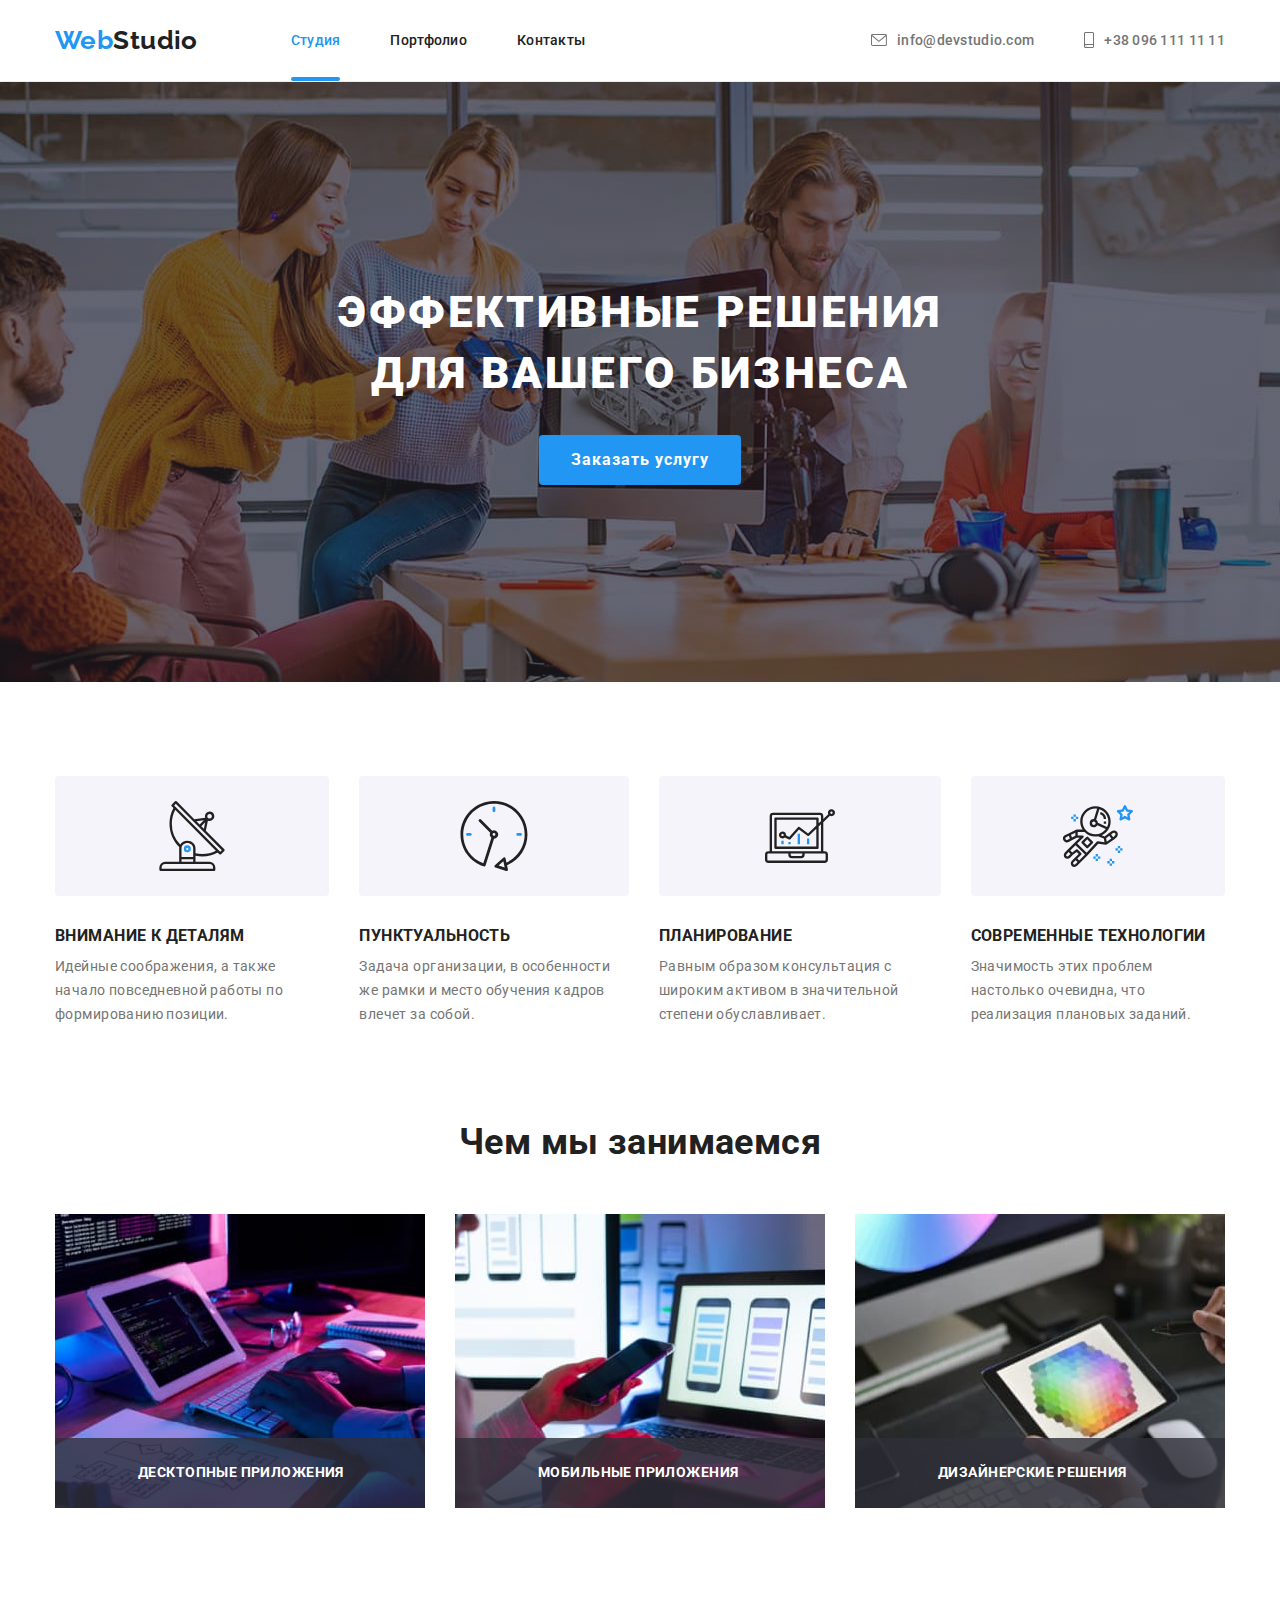
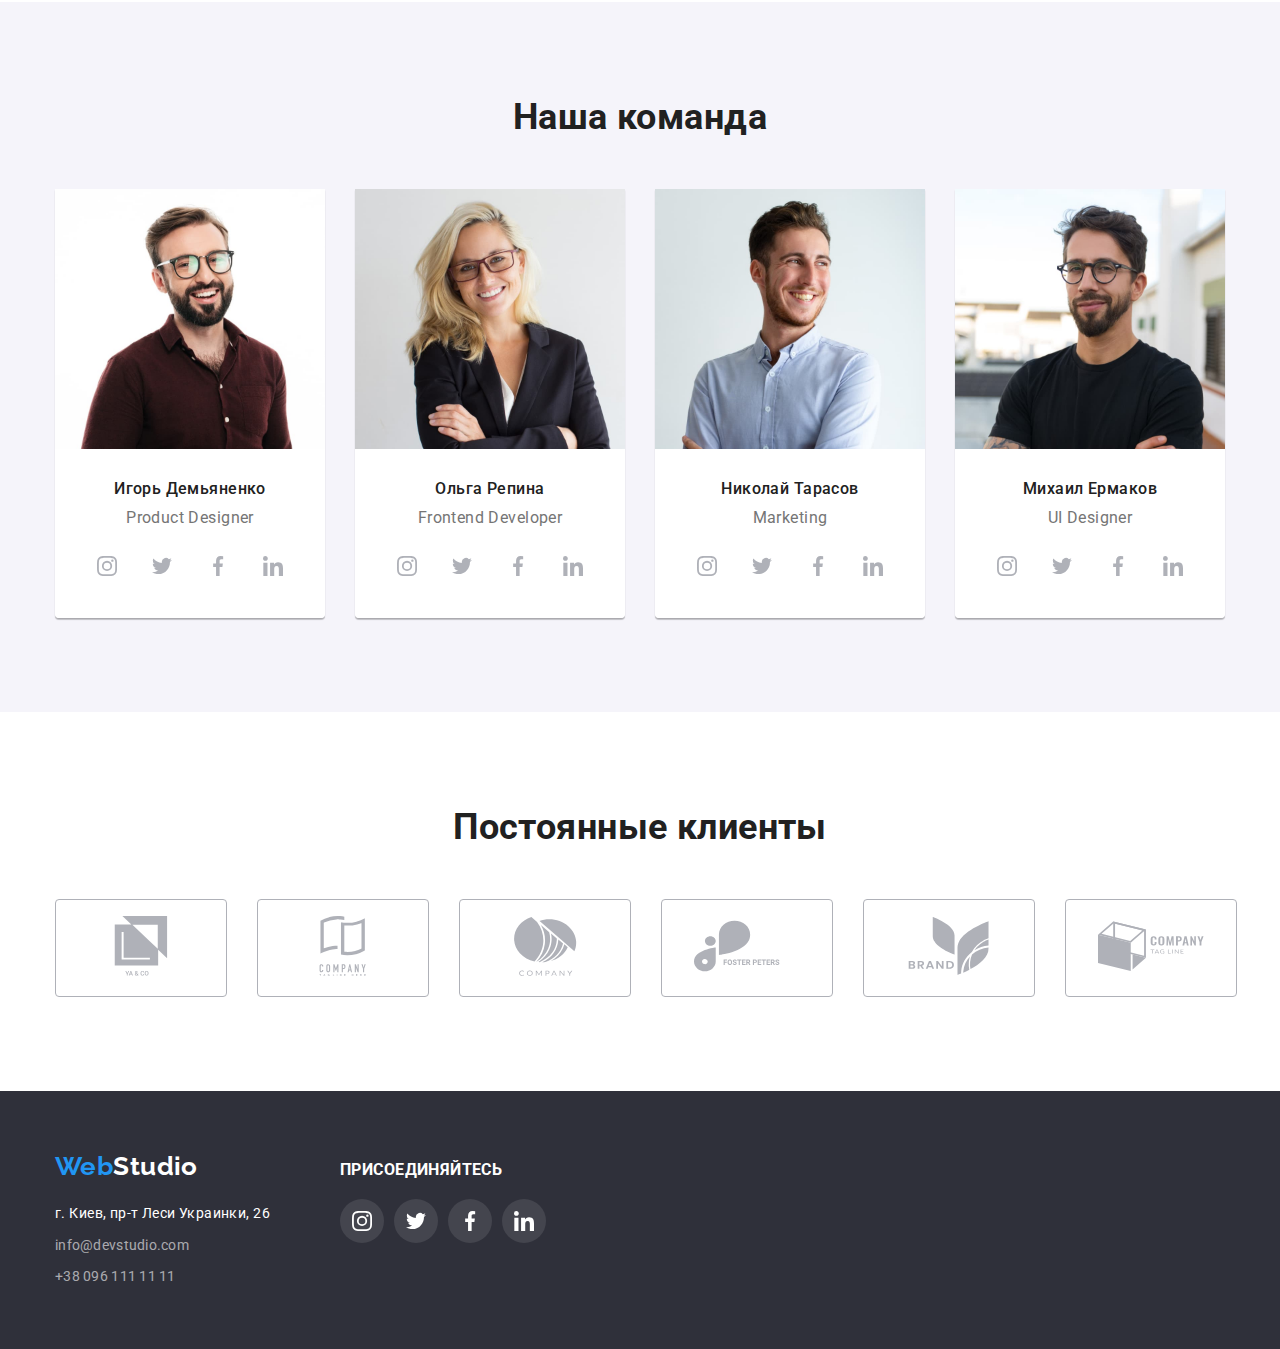
<file: index.html>
<!DOCTYPE html>
<html lang="ru">
<head>
    <meta charset="UTF-8">
    <meta http-equiv="X-UA-Compatible" content="IE=edge">
    <meta name="description" content="Услуги по разработке веб-дизайна для Вашего бизнеса"/>
    <meta name="viewport" content="width=device-width, initial-scale=1.0">
    <title>Студия</title>
    <link href="https://fonts.googleapis.com/css2?family=Raleway:wght@700&family=Roboto:wght@400;500;700;900&display=swap" rel="stylesheet">
    <link rel="stylesheet" href="https://cdnjs.cloudflare.com/ajax/libs/modern-normalize/1.1.0/modern-normalize.min.css">
    <link rel="stylesheet" href="./css/styles.css">
</head>
<body>
    <!-- Разметка модального окна -->
    <div class="backdrop is-hidden" data-modal>
        <div class="modal">
            <button class="btn-modal-close" data-modal-close>
                <svg class="close-icon" width="18" height="18">
                    <use href="./images/icons.svg#icon-close">
                    </use>
                </svg>
            </button>
        </div>
    </div>
    <!-- Разметка Header -->
    <header class="header">
        <div class="container  container-flex">
            <a href="./index.html" class="company-name"><span class="company-name-accent">Web</span>Studio</a>
            <nav class="site-nav">
                <ul class="nav-list">
                    <li class="nav-list-item"><a href="./index.html" class="nav-link current">Студия</a></li>
                    <li class="nav-list-item"><a href="./portfolio.html" class="nav-link portfolio">Портфолио</a></li>
                    <li class="nav-list-item"><a href="" class="nav-link contacts">Контакты</a></li>
                </ul>
            </nav>
            <ul class="contacts-list">
                <li class="contacts-list-item" aria-label="Написать на почту">
                    <a href="mailto:info@devstudio.com" class="contacts-link mail">
                        <svg class="contacts-icon" width="16" height="12">
                            <use href="./images/icons.svg#icon-envelope">
                            </use>
                        </svg>
                    info@devstudio.com
                    </a>
                </li>
                <li class="contacts-list-item" aria-label="Позвонить по телефону"><a href="tel:+380961111111" class="contacts-link tel">
                        <svg class="contacts-icon" width="10" height="16">
                            <use href="./images/icons.svg#icon-smartphone">
                            </use>
                        </svg>
                    +38 096 111 11 11
                    </a>
                </li>
            </ul>
        </div>
    </header>
    <!-- Разметка Main -->
    <main>
        <!-- Разметка блока-героя либо баннера -->
        <section class="hero">
            <h1 class="hero-title">Эффективные решения<br/> для вашего бизнеса</h1>
            <button data-modal-open type="button" class="button-primary">Заказать услугу</button>
        </section>
        <!-- Разметка секции "Особенности" -->
        <section class="section">
            <div class="container">
                <!-- <h2>Особенности</h2> -->
                <ul class="features-list">
                    <li class="features-list-item">
                        <div class="thumb">
                            <svg class="features-icon" width="70" height="70">
                                <use href="./images/icons.svg#icon-antenna">
                                </use>
                            </svg>
                        </div>
                        <h3 class="features-title">Внимание к деталям</h3>
                        <p class="features-text">Идейные соображения, а также начало повседневной работы по формированию позиции.</p>
                    </li>
                    <li class="features-list-item">
                        <div class="thumb">
                            <svg class="features-icon" width="70" height="70">
                                <use href="./images/icons.svg#icon-clock">
                                </use>
                            </svg>
                        </div>
                        <h3 class="features-title">Пунктуальность</h3>
                        <p class="features-text">Задача организации, в особенности же рамки и место обучения кадров влечет за собой.</p>
                    </li>
                    <li class="features-list-item">
                        <div class="thumb">
                            <svg class="features-icon" width="70" height="70">
                                <use href="./images/icons.svg#icon-diagram">
                                </use>
                            </svg>
                        </div>
                        <h3 class="features-title">Планирование</h3>
                        <p class="features-text">Равным образом консультация с широким активом в значительной степени обуславливает.</p>
                    </li>
                    <li class="features-list-item">
                        <div class="thumb">
                            <svg class="features-icon" width="70" height="70">
                                <use href="./images/icons.svg#icon-astronaut">
                                </use>
                            </svg>
                        </div>
                        <h3 class="features-title">Современные технологии</h3>
                        <p class="features-text">Значимость этих проблем настолько очевидна, что реализация плановых заданий.</p>
                    </li>
                </ul>
            </div>
        </section>
        <!-- Разметка секции "Чем мы занимаемся" -->
        <section class="section section-services">
            <div class="container">
                <h2 class="services-title">Чем мы занимаемся</h2>
                    <ul class="services-list">
                        <li class="services-list-item"><img src="./images/img1.jpg" alt="Делаем HTML-разметку страницы" width="370">
                            <h3 class="services-description">Десктопные приложения</h3>
                        </li>
                        <li class="services-list-item"><img src="./images/img2.jpg" alt="Оптимизируем сайт под работу на телефонах и компьютерах" width="370">
                            <h3 class="services-description">Мобильные приложения</h3>
                        </li>
                        <li class="services-list-item"><img src="./images/img3.jpg" alt="Делаем веб-дизайн страницы" width="370">
                            <h3 class="services-description">Дизайнерские решения</h3>
                        </li>
                    </ul>
            </div>
        </section>
        <!-- Разметка секции "Наша команда" --> 
        <section class="section team">
            <div class="container">
                <h2 class="team-title">Наша команда</h2>
                    <ul class="team-list">
                        <li class="team-list-item">
                            <img src="./images/img4.jpg" alt="Игорь Демьяненко" width="270">
                            <div class="card-container">
                                <h3 class="team-list-title">Игорь Демьяненко</h3>
                                <p class="team-list-description">Product Designer</p>
                                <ul class="team-social-list">
                                    <li>
                                        <a href="https://www.instagram.com/" class="social-link" aria-label="Instagram">
                                            <svg class="social-link-icon" width="20" height="20">
                                                <use href="./images/icons.svg#icon-instagram">
                                                </use>
                                            </svg>
                                            <!-- Instagram -->
                                        </a>
                                    </li>
                                    <li>
                                        <a href="https://www.twitter.com/" class="social-link" aria-label="Twitter">
                                            <svg class="social-link-icon" width="20" height="20">
                                                <use href="./images/icons.svg#icon-twitter">
                                                </use>
                                            </svg>
                                            <!-- Twitter -->
                                        </a>
                                    </li>
                                    <li>
                                        <a href="https://www.facebook.com/" class="social-link" aria-label="Facebook">
                                            <svg class="social-link-icon" width="20" height="20">
                                                <use href="./images/icons.svg#icon-facebook">
                                                </use>
                                            </svg>
                                            <!-- Facebook -->
                                        </a>
                                    </li>
                                    <li>
                                        <a href="https://www.linkedin.com/" class="social-link" aria-label="Linkedin">
                                            <svg class="social-link-icon" width="20" height="20">
                                                <use href="./images/icons.svg#icon-linkedin">
                                                </use>
                                            </svg>
                                            <!-- Linkedin -->
                                        </a>
                                    </li>
                                </ul>
                            </div>
                        </li>
                        <li class="team-list-item">
                            <img src="./images/img5.jpg" alt="Ольга Репина" width="270">
                            <div class="card-container">
                                <h3 class="team-list-title">Ольга Репина</h3>
                                <p class="team-list-description">Frontend Developer</p>
                                <ul class="team-social-list">
                                    <li>
                                        <a href="https://www.instagram.com/" class="social-link" aria-label="Instagram">
                                            <svg class="social-link-icon" width="20" height="20">
                                                <use href="./images/icons.svg#icon-instagram">
                                                </use>
                                            </svg>
                                            <!-- Instagram -->
                                        </a>
                                    </li>
                                    <li>
                                        <a href="https://www.twitter.com/" class="social-link" aria-label="Twitter">
                                            <svg class="social-link-icon" width="20" height="20">
                                                <use href="./images/icons.svg#icon-twitter">
                                                </use>
                                            </svg>
                                            <!-- Twitter -->
                                        </a>
                                    </li>
                                    <li>
                                        <a href="https://www.facebook.com/" class="social-link" aria-label="Facebook">
                                            <svg class="social-link-icon" width="20" height="20">
                                                <use href="./images/icons.svg#icon-facebook">
                                                </use>
                                            </svg>
                                            <!-- Facebook -->
                                        </a>
                                    </li>
                                    <li>
                                        <a href="https://www.linkedin.com/" class="social-link" aria-label="Linkedin">
                                            <svg class="social-link-icon" width="20" height="20">
                                                <use href="./images/icons.svg#icon-linkedin">
                                                </use>
                                            </svg>
                                            <!-- Linkedin -->
                                        </a>
                                    </li>
                                </ul>
                            </div>
                        </li>
                        <li class="team-list-item">
                            <img src="./images/img6.jpg" alt="Николай Тарасов" width="270">
                            <div class="card-container">
                                <h3 class="team-list-title">Николай Тарасов</h3>
                                <p class="team-list-description">Marketing</p>
                                <ul class="team-social-list">
                                    <li>
                                        <a href="https://www.instagram.com/" class="social-link" aria-label="Instagram">
                                            <svg class="social-link-icon" width="20" height="20">
                                                <use href="./images/icons.svg#icon-instagram">
                                                </use>
                                            </svg>
                                            <!-- Instagram -->
                                        </a>
                                    </li>
                                    <li>
                                        <a href="https://www.twitter.com/" class="social-link" aria-label="Twitter">
                                            <svg class="social-link-icon" width="20" height="20">
                                                <use href="./images/icons.svg#icon-twitter">
                                                </use>
                                            </svg>
                                            <!-- Twitter -->
                                        </a>
                                    </li>
                                    <li>
                                        <a href="https://www.facebook.com/" class="social-link" aria-label="Facebook">
                                            <svg class="social-link-icon" width="20" height="20">
                                                <use href="./images/icons.svg#icon-facebook">
                                                </use>
                                            </svg>
                                            <!-- Facebook -->
                                        </a>
                                    </li>
                                    <li>
                                        <a href="https://www.linkedin.com/" class="social-link" aria-label="Linkedin">
                                            <svg class="social-link-icon" width="20" height="20">
                                                <use href="./images/icons.svg#icon-linkedin">
                                                </use>
                                            </svg>
                                            <!-- Linkedin -->
                                        </a>
                                    </li>
                                </ul>
                            </div>
                        </li>
                        <li class="team-list-item">
                            <img src="./images/img7.jpg" alt="Михаил Ермаков" width="270">
                            <div class="card-container">
                                <h3 class="team-list-title">Михаил Ермаков</h3>
                                <p class="team-list-description">UI Designer</p>
                                <ul class="team-social-list">
                                    <li>
                                        <a href="https://www.instagram.com/" class="social-link" aria-label="Instagram">
                                            <svg class="social-link-icon" width="20" height="20">
                                                <use href="./images/icons.svg#icon-instagram">
                                                </use>
                                            </svg>
                                            <!-- Instagram -->
                                        </a>
                                    </li>
                                    <li>
                                        <a href="https://www.twitter.com/" class="social-link" aria-label="Twitter">
                                            <svg class="social-link-icon" width="20" height="20">
                                                <use href="./images/icons.svg#icon-twitter">
                                                </use>
                                            </svg>
                                            <!-- Twitter -->
                                        </a>
                                    </li>
                                    <li>
                                        <a href="https://www.facebook.com/" class="social-link" aria-label="Facebook">
                                            <svg class="social-link-icon" width="20" height="20">
                                                <use href="./images/icons.svg#icon-facebook">
                                                </use>
                                            </svg>
                                            <!-- Facebook -->
                                        </a>
                                    </li>
                                    <li>
                                        <a href="https://www.linkedin.com/" class="social-link" aria-label="Linkedin">
                                            <svg class="social-link-icon" width="20" height="20">
                                                <use href="./images/icons.svg#icon-linkedin">
                                                </use>
                                            </svg>
                                            <!-- Linkedin -->
                                        </a>
                                    </li>
                                </ul>
                            </div>
                        </li>
                    </ul>
            </div>

        </section>
        <!-- Разметка секции "Постоянные клиенты" -->
        <section class="section section-clients">
            <div class="container">
                <h2 class="clients-title">Постоянные клиенты</h2>
                <ul class="clients-list">
                    <li class="clients-list-item"><a href="" class="clients-link">
                        <svg class="clients-icon" width="106" height="60">
                            <use href="./images/icons.svg#icon-group1">
                            </use>
                        </svg>
                        <!-- Сlient 1 -->
                    </a>
                    </li>
                    <li class="clients-list-item"><a href="" class="clients-link">
                            <svg class="clients-icon" width="106" height="60">
                                <use href="./images/icons.svg#icon-group2">
                                </use>
                            </svg>
                            <!-- Сlient 2 -->
                        </a>
                    </li>
                    <li class="clients-list-item"><a href="" class="clients-link">
                            <svg class="clients-icon" width="106" height="60">
                                <use href="./images/icons.svg#icon-group3">
                                </use>
                            </svg>
                            <!-- Сlient 3 -->
                        </a>
                    </li>
                    <li class="clients-list-item"><a href="" class="clients-link">
                            <svg class="clients-icon" width="106" height="60">
                                <use href="./images/icons.svg#icon-group4">
                                </use>
                            </svg>
                            <!-- Сlient 4 -->
                        </a>
                    </li>
                    <li class="clients-list-item"><a href="" class="clients-link">
                            <svg class="clients-icon" width="106" height="60">
                                <use href="./images/icons.svg#icon-group5">
                                </use>
                            </svg>
                            <!-- Сlient 5 -->
                        </a>
                    </li>
                    <li class="clients-list-item"><a href="" class="clients-link">
                            <svg class="clients-icon" width="106" height="60">
                                <use href="./images/icons.svg#icon-group6">
                                </use>
                            </svg>
                            <!-- Сlient 6 -->
                        </a>
                    </li>
                </ul>
            </div>
        </section>
    </main>
    <!-- Разметка Footer -->
    <footer class="section-footer">
        <div class="container container-footer">
            <div class="container-footer-adress">
                <a href="./index.html" class="footer-company-name"><span class="company-name-accent">Web</span>Studio</a>
                <address class="company-adress">
                    <ul>
                        <li>г. Киев, пр-т Леси Украинки, 26</li>
                        <li><a href="mailto:info@devstudio.com" class="company-link mail">info@devstudio.com</a></li>
                        <li><a href="tel:+380961111111" class="company-link tel">+38 096 111 11 11</a></li>
                    </ul> 
                </address>
            </div>
            <div class="footer-social-thumb">
                <h3 class="social-title">Присоединяйтесь</h3>
                <ul class="social-list">
                    <li class="social-list-item">
                        <a href="https://www.instagram.com/" class="social-link" aria-label="Instagram">
                            <svg class="social-link-icon" width="20" height="20">
                                <use href="./images/icons.svg#icon-instagram">
                                </use>
                            </svg>
                            <!-- Instagram -->
                        </a>
                    </li>
                    <li class="social-list-item">
                        <a href="https://www.twitter.com/" class="social-link" aria-label="Twitter">
                            <svg class="social-link-icon" width="20" height="20">
                                <use href="./images/icons.svg#icon-twitter">
                                </use>
                            </svg>
                            <!-- Twitter -->
                        </a>
                    </li>
                    <li class="social-list-item">
                        <a href="https://www.facebook.com/" class="social-link" aria-label="Facebook">
                            <svg class="social-link-icon" width="20" height="20">
                                <use href="./images/icons.svg#icon-facebook">
                                </use>
                            </svg>
                            <!-- Facebook -->
                        </a>
                    </li>
                    <li class="social-list-item">
                        <a href="https://www.linkedin.com/" class="social-link" aria-label="Linkedin">
                            <svg class="social-link-icon" width="20" height="20">
                                <use href="./images/icons.svg#icon-linkedin">
                                </use>
                            </svg>
                            <!-- Linkedin -->
                        </a>
                    </li>
                </ul>
            </div>
        </div>
    </footer>
    <!-- Подключение скрипта modal.js -->
    <script src="./modal.js"></script>
</body>
</html>
</file>
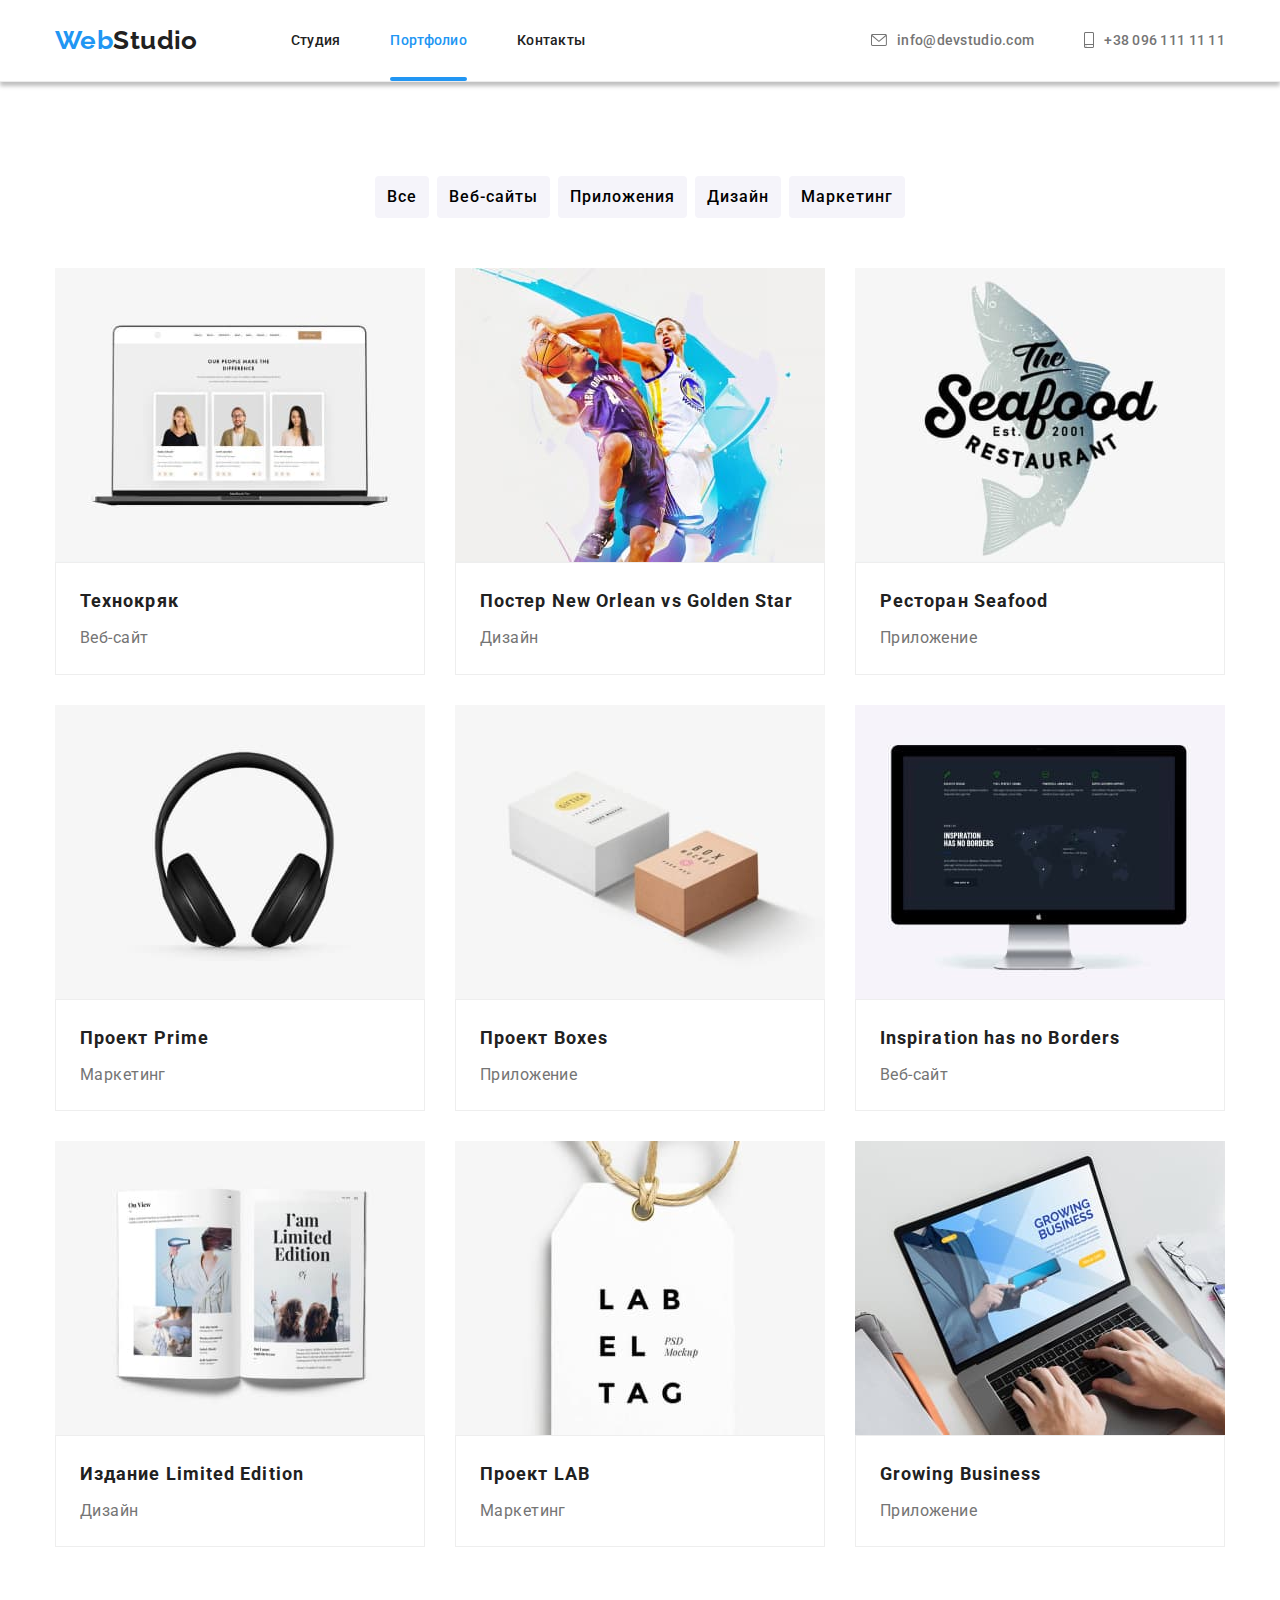
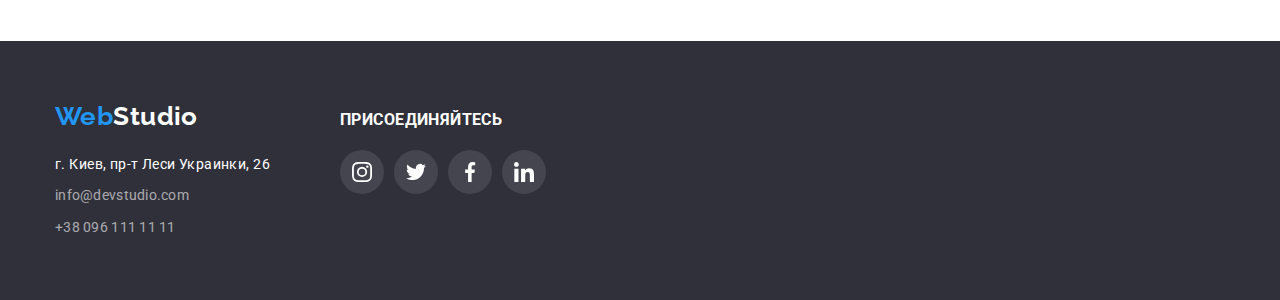
<file: portfolio.html>
<!DOCTYPE html>
<html lang="ru">
  <head>
    <meta charset="UTF-8" />
    <meta http-equiv="X-UA-Compatible" content="IE=edge" />
    <meta name="description" content="Портфолио выполненных работ" />
    <meta name="viewport" content="width=device-width, initial-scale=1.0" />
    <title>Портфолио</title>
    <link href="https://fonts.googleapis.com/css2?family=Raleway:wght@700&family=Roboto:wght@400;500;700;900&display=swap" rel="stylesheet"/>
    <link rel="stylesheet" href="https://cdnjs.cloudflare.com/ajax/libs/modern-normalize/1.1.0/modern-normalize.min.css">
    <link rel="stylesheet" href="./css/styles.css" />
  </head>
  <body>
    <!-- Разметка Header -->
    <header class="header">
      <div class="container  container-flex">
        <a href="./index.html" class="company-name"><span class="company-name-accent">Web</span>Studio</a>
        <nav class="site-nav">
          <ul class="nav-list">
            <li class="nav-list-item"><a href="./index.html" class="nav-link studio">Студия</a></li>
            <li class="nav-list-item"><a href="./portfolio.html" class="nav-link current">Портфолио</a></li>
            <li class="nav-list-item"><a href="" class="nav-link contacts">Контакты</a></li>
          </ul>
        </nav>
        <ul class="contacts-list">
          <li class="contacts-list-item" aria-label="Написать на почту">
            <a href="mailto:info@devstudio.com" class="contacts-link mail">
              <svg class="contacts-icon" width="16" height="12">
                <use href="./images/icons.svg#icon-envelope">
                </use>
              </svg>
              info@devstudio.com
            </a>
          </li>
          <li class="contacts-list-item" aria-label="Позвонить по телефону"><a href="tel:+380961111111"
              class="contacts-link tel">
              <svg class="contacts-icon" width="10" height="16">
                <use href="./images/icons.svg#icon-smartphone">
                </use>
              </svg>
              +38 096 111 11 11
            </a>
          </li>
        </ul>
      </div>
    </header>
    <!-- Разметка Main -->
    <main>
      <!-- Разметка секции "Портфолио работ" -->
      <section class="section">
        <!-- <h1>Портфолио работ</h1> -->
          <div class="container">
            <ul class="button-list">
              <li class="button-list-item"><button type="button" class="button first">Все</button></li>
              <li class="button-list-item"><button type="button" class="button second">Веб-сайты</button></li>
              <li class="button-list-item"><button type="button" class="button third">Приложения</button></li>
              <li class="button-list-item"><button type="button" class="button fourth">Дизайн</button></li>
              <li class="button-list-item"><button type="button" class="button fifth">Маркетинг</button></li>
            </ul>

        <ul class="portfolio-list">
          <li class="portfolio-list-item">
            <a href="" class="project-link">
              <div class="project-overlay">
                <img src="./images/img8.jpg" alt="Изображение веб-сайта" width="370" />
                <p class="project-overlay-description">Технокряк это современная площадка распространения коронавируса. Компании используют эту платформу для цифрового
                шпионажа и атак на защищённые сервера конкурентов.</p>
              </div>
              <div class="cards-container">
              <h2 class="project-title">Технокряк</h2>
            <p class="project-description">Веб-сайт</p>
            </div>
            </a>
          </li>
          <li class="portfolio-list-item">
            <a href="" class="project-link">
              <div class="project-overlay">
              <img src="./images/img9.jpg" alt="Изображение постера" width="370" />
              <p class="project-overlay-description">Технокряк это современная площадка распространения коронавируса. Компании
                используют эту платформу для цифрового шпионажа и атак на защищённые сервера конкурентов.</p>
              </div>
            <div class="cards-container">
              <h2 class="project-title">Постер New Orlean vs Golden Star</h2>
            <p class="project-description">Дизайн</p>
            </div>
            </a>
          </li>
          <li class="portfolio-list-item">
            <a href="" class="project-link">
              <div class="project-overlay">
              <img src="./images/img10.jpg" alt="Изображение приложения" width="370" />
                <p class="project-overlay-description">Технокряк это современная площадка распространения коронавируса. Компании
                  используют эту платформу для цифрового шпионажа и атак на защищённые сервера конкурентов.</p>
              </div>
            <div class="cards-container">
              <h2 class="project-title">Ресторан Seafood</h2>
            <p class="project-description">Приложение</p>
            </div>
            </a>
          </li>
          <li class="portfolio-list-item">
            <a href="" class="project-link">
              <div class="project-overlay">
                <img src="./images/img11.jpg" alt="Изображение проекта" width="370" />
                <p class="project-overlay-description">Технокряк это современная площадка распространения коронавируса. Компании
                  используют эту платформу для цифрового шпионажа и атак на защищённые сервера конкурентов.</p>
              </div>
            <div class="cards-container">
              <h2 class="project-title">Проект Prime</h2>
            <p class="project-description">Маркетинг</p>
            </div>
            </a>
          </li>
          <li class="portfolio-list-item">
            <a href="" class="project-link">
              <div class="project-overlay">
                <img src="./images/img12.jpg" alt="Изображение приложения" width="370" /> 
                <p class="project-overlay-description">Технокряк это современная площадка распространения коронавируса. Компании
                  используют эту платформу для цифрового шпионажа и атак на защищённые сервера конкурентов.</p>
              </div>
            <div class="cards-container">
              <h2 class="project-title">Проект Boxes</h2>
            <p class="project-description">Приложение</p>
            </div>
            </a>
          </li>
          <li class="portfolio-list-item">
            <a href="" class="project-link">
              <div class="project-overlay">
                <img src="./images/img13.jpg" alt="Изображение веб-сайта" width="370" />
                <p class="project-overlay-description">Технокряк это современная площадка распространения коронавируса. Компании
                  используют эту платформу для цифрового шпионажа и атак на защищённые сервера конкурентов.</p>
              </div>
            <div class="cards-container">
              <h2 class="project-title">Inspiration has no Borders</h2>
            <p class="project-description">Веб-сайт</p>
          </div>
          </a>
          </li>
          <li class="portfolio-list-item">
            <a href="" class="project-link">
              <div class="project-overlay">
                <img src="./images/img14.jpg" alt="Изображение издания" width="370" />
                <p class="project-overlay-description">Технокряк это современная площадка распространения коронавируса. Компании
                  используют эту платформу для цифрового шпионажа и атак на защищённые сервера конкурентов.</p>
              </div>
            <div class="cards-container">
              <h2 class="project-title">Издание Limited Edition</h2>
            <p class="project-description">Дизайн</p>
            </div>
            </a>
          </li>
          <li class="portfolio-list-item">
            <a href="" class="project-link">
              <div class="project-overlay">
                <img src="./images/img15.jpg" alt="Изображение проекта" width="370" />
                <p class="project-overlay-description">Технокряк это современная площадка распространения коронавируса. Компании
                  используют эту платформу для цифрового шпионажа и атак на защищённые сервера конкурентов.</p>
              </div>
            <div class="cards-container">
              <h2 class="project-title">Проект LAB</h2>
            <p class="project-description">Маркетинг</p>
            </div>
            </a>
          </li>
          <li class="portfolio-list-item">
            <a href="" class="project-link">
              <div class="project-overlay">
                <img src="./images/img16.jpg" alt="Изображение приложения" width="370" />
                <p class="project-overlay-description">Технокряк это современная площадка распространения коронавируса. Компании
                  используют эту платформу для цифрового шпионажа и атак на защищённые сервера конкурентов.</p>
              </div>
            <div class="cards-container">
              <h2 class="project-title">Growing Business</h2>
            <p class="project-description">Приложение</p>
            </div>
            </a>
          </li>
        </ul>
        </div>
      </section>
    </main>
    <!-- Разметка Footer -->
    <footer class="section-footer">
      <div class="container container-footer">
        <div class="container-footer-adress">
          <a href="./index.html" class="footer-company-name"><span class="company-name-accent">Web</span>Studio</a>
          <address class="company-adress">
            <ul>
              <li>г. Киев, пр-т Леси Украинки, 26</li>
              <li><a href="mailto:info@devstudio.com" class="company-link mail">info@devstudio.com</a></li>
              <li><a href="tel:+380961111111" class="company-link tel">+38 096 111 11 11</a></li>
            </ul>
          </address>
        </div>
        <div class="footer-social-thumb">
          <h3 class="social-title">Присоединяйтесь</h3>
          <ul class="social-list">
            <li class="social-list-item">
              <a href="https://www.instagram.com/" class="social-link" aria-label="Instagram">
                <svg class="social-link-icon" width="20" height="20">
                  <use href="./images/icons.svg#icon-instagram">
                  </use>
                </svg>
                <!-- Instagram -->
              </a>
            </li>
            <li class="social-list-item">
              <a href="https://www.twitter.com/" class="social-link" aria-label="Twitter">
                <svg class="social-link-icon" width="20" height="20">
                  <use href="./images/icons.svg#icon-twitter">
                  </use>
                </svg>
                <!-- Twitter -->
              </a>
            </li>
            <li class="social-list-item">
              <a href="https://www.facebook.com/" class="social-link" aria-label="Facebook">
                <svg class="social-link-icon" width="20" height="20">
                  <use href="./images/icons.svg#icon-facebook">
                  </use>
                </svg>
                <!-- Facebook -->
              </a>
            </li>
            <li class="social-list-item">
              <a href="https://www.linkedin.com/" class="social-link" aria-label="Linkedin">
                <svg class="social-link-icon" width="20" height="20">
                  <use href="./images/icons.svg#icon-linkedin">
                  </use>
                </svg>
                <!-- Linkedin -->
              </a>
            </li>
          </ul>
        </div>
      </div>
    </footer>
  </body>
</html>
</file>
<file: css/styles.css>
/* Опеределяем палитру цветов макета */
/* Основной цвет шрифта: #212121 */
/* Вторичный цвет шрифта: #FFFFFF */
/* Третий цвет шрифта: #757575 */
/* Акцент шрифта: #2196F3 */

/* Опеределяем палитру цветов фона */
/* Основной цвет фона: #FFFFFF */
/* Вторичный цвет фона: #2F303A */
/* Третий цвет фона: #F5F4FA */

/* Опеределяем шрифт */
/* Основной шрифт: Roboto */
/* Вторичный шрифт: Raleway */

:root {
  --primary-text-color: #212121;
  --hero-text-color: #fff;
  --secondary-text-color: #757575;
  --accent-color: #2196f3;
  --primary-background-color: #fff;
  --secondary-background-color: #2f303a;
  --portfolio-card-gap: 30px;
}

body {
  font-family: 'Roboto', 'Raleway', sans-serif;
  font-size: 14px;
  line-height: 1.2;
  color: var(--primary-text-color);
  background-color: var(--primary-background-color);
  letter-spacing: 0.03em;
}
/* Глобальный сброс стилей по селекторам тегов */
h1,
h2,
h3,
p,
ul {
  margin-top: 0;
  margin-bottom: 0;
  padding-left: 0;
}
/* Убирает зазоры между картинкой и контентом */
img {
  display: block;
  max-width: 100%;
  height: auto;
}

ul {
  list-style: none;
}
/* Отображает все границы элементов 
* {
  outline: 1px solid tomato; 
}*/
/* Стилизация Header */
.header {
  border-bottom: 1px solid #ececec;
}

.container {
  width: 1200px;
  padding-left: 15px;
  padding-right: 15px;
  margin-right: auto;
  margin-left: auto;
}

.container-flex {
  display: flex;
  align-items: center;
}

.company-name {
  display: block;
  font-family: Raleway;
  font-weight: bold;
  font-size: 26px;
  color: var(--primary-text-color);
  text-decoration: none;
}

.company-name-accent {
  color: var(--accent-color);
  display: inline-block; /* Убирает маленький зазор по высоте у span */
}
/* Стилизация Site-nav*/
.site-nav {
  margin-left: 93px;
}

.nav-list {
  display: flex;
}
/* Задает отступ и очищает крайнюю геометрию */
.nav-list-item:not(:last-child) {
  margin-right: 50px;
}

.nav-link {
  display: block;
  position: relative;
  padding-top: 32px;
  padding-bottom: 32px;
  font-weight: 500;
  letter-spacing: 0.02em;
  color: var(--primary-text-color);
  text-decoration: none;
  transition: color 250ms cubic-bezier(0.4, 0, 0.2, 1);
}

.nav-link:hover,
.nav-link:focus,
.current {
  color: var(--accent-color);
}

.nav-link.current::after {
  content: '';
  display: block;
  position: absolute;
  bottom: 0;
  width: 100%;
  height: 4px;
  background: #2196f3;
  border-radius: 2px;
}

/* Стилизация Site-contacts */
.contacts-list {
  display: flex;
  margin-left: auto;
}
/* Задает отступ через соседа */
.contacts-list-item + li {
  margin-left: 50px;
}

.contacts-icon {
  margin-right: 10px;
  fill: #757575;
  transition: fill 250ms cubic-bezier(0.4, 0, 0.2, 1);
}

.contacts-link {
  display: flex;
  padding-top: 32px;
  padding-bottom: 32px;
  font-weight: 500;
  letter-spacing: 0.02em;
  color: var(--secondary-text-color);
  text-decoration: none;
  align-items: center;
  transition: color 250ms cubic-bezier(0.4, 0, 0.2, 1);
}

.contacts-link:hover,
.contacts-link:focus {
  color: var(--accent-color);
}

.contacts-link:hover .contacts-icon,
.contacts-link:focus .contacts-icon {
  fill: var(--accent-color);
}

/* Cтилизация блока-героя */
.hero {
  max-width: 1600px;
  height: 600px;
  margin-left: auto;
  margin-right: auto;
  padding-top: 200px;
  padding-bottom: 200px;
  text-align: center;
  background-color: var(--secondary-background-color);
  background-image: linear-gradient(to top, rgba(47, 48, 58, 0.4), rgba(47, 48, 58, 0.4)),
    url('../images/img17.jpg');
  background-size: cover;
  background-position: center;
}

.hero-title {
  margin-bottom: 30px;
  font-weight: 900;
  font-size: 44px;
  line-height: 1.4;
  letter-spacing: 0.06em;
  text-transform: uppercase;
  color: var(--hero-text-color);
}

.button-primary {
  padding: 10px 32px;
  border: transparent;
  border-radius: 4px;
  font-family: inherit;
  font-weight: bold;
  font-size: 16px;
  line-height: 1.9;
  letter-spacing: 0.06em;
  background-color: var(--accent-color);
  color: var(--hero-text-color);
  cursor: pointer;
  transition: color 250ms cubic-bezier(0.4, 0, 0.2, 1),
    background-color 250ms cubic-bezier(0.4, 0, 0.2, 1);
}

.button-primary:hover,
.button-primary:focus {
  color: var(--accent-color);
  background-color: var(--hero-text-color);
}
/* Стилизация секции "Особенности" */
.section {
  padding-top: 94px;
  padding-bottom: 94px;
}

.section-services {
  padding-top: 0px;
}

.features-list {
  display: flex;
}
/* Задает отступ и очищает крайнюю геометрию */
.features-list-item:not(:last-child) {
  margin-right: 30px;
}

.thumb {
  display: flex;
  justify-content: center;
  background-color: #f5f4fa;
  border-radius: 4px;
  padding: 25px 0px;
  margin-bottom: 30px;
}

.features-title {
  margin-bottom: 10px;
  text-transform: uppercase;
}

.features-text {
  line-height: 1.7;
  color: var(--secondary-text-color);
}
/* Стилизация секции "Чем мы занимаемся" */
.section-services {
  padding-top: 0;
  padding-bottom: 94px;
}

.services-title {
  margin-bottom: 50px;
  text-align: center;
  font-size: 36px;
}

.services-list {
  display: flex;
}

.services-list-item:not(:last-child) {
  margin-right: 30px;
}

.services-list-item {
  position: relative;
}

.services-list-item::before {
  content: '';
  display: block;
  position: absolute;
  bottom: 0;
  width: 100%;
  height: 70px;
  background: rgba(47, 48, 58, 0.8);
}

.services-description {
  position: absolute;
  bottom: 27px;
  left: 83px;
  font-size: 14px;
  text-transform: uppercase;
  color: var(--hero-text-color);
}

/* Стилизация секции "Наша команда" */
.team {
  background-color: #f5f4fa;
}

.team-title {
  margin-bottom: 50px;
  text-align: center;
  font-size: 36px;
}

.team-list {
  display: flex;
}
.team-list-item:not(:last-child) {
  margin-right: 30px;
}

.team-list-item {
  box-shadow: 0px 1px 1px rgba(0, 0, 0, 0.14), 0px 2px 1px rgba(0, 0, 0, 0.2);
  border-radius: 0px 0px 4px 4px;
  overflow: hidden;
}

.card-container {
  text-align: center;
  padding: 30px;
  padding-bottom: 30px;
  background-color: var(--primary-background-color);
}

.team-list-title {
  margin-bottom: 10px;
  font-weight: 500;
  font-size: 16px;
}

.team-list-description {
  font-size: 16px;
  color: var(--secondary-text-color);
}

.team-social-list {
  display: flex;
  justify-content: space-between;
  margin-top: 16px;
}

.social-link {
  display: flex;
  justify-content: center;
  border-radius: 50%;
  padding: 12px;
  fill: #afb1b8;
  transition: color 250ms cubic-bezier(0.4, 0, 0.2, 1),
    background-color 250ms cubic-bezier(0.4, 0, 0.2, 1), fill 250ms cubic-bezier(0.4, 0, 0.2, 1);
}

.social-link:hover {
  background-color: var(--accent-color);
}
.social-link:hover {
  fill: white;
}
/* Стилизация секции "Постоянные клиенты" */

.clients-title {
  margin-bottom: 50px;
  text-align: center;
  font-size: 36px;
}

.clients-list {
  display: flex;
}

.clients-list-item:not(:last-child) {
  margin-right: 30px;
}

.clients-link {
  display: block;
  padding: 16px 32px 16px 32px;
  border: 1px solid #afb1b8;
  border-radius: 4px;
  transition: color 250ms cubic-bezier(0.4, 0, 0.2, 1), border 250ms cubic-bezier(0.4, 0, 0.2, 1);
}

.clients-icon {
  fill: #afb1b8;
  transition: fill 250ms cubic-bezier(0.4, 0, 0.2, 1);
}

.clients-link:hover,
.clients-link:focus {
  border: 1px solid var(--accent-color);
}

.clients-link:hover .clients-icon,
.clients-link:focus .clients-icon {
  fill: var(--accent-color);
}

/* Стилизация Footer */
.section-footer {
  padding-top: 60px;
  padding-bottom: 60px;
  background-color: var(--secondary-background-color);
}

.container-footer {
  display: flex;
  align-items: baseline;
}

.footer-company-name {
  font-family: Raleway;
  font-weight: bold;
  font-size: 26px;
  color: white;
  text-decoration: none;
}

.company-adress {
  margin-top: 20px;
  font-style: normal;
  line-height: 1.7;
  color: white;
}

.company-link {
  display: block; /* Убирает зазор между ссылками */
  font-style: normal;
  line-height: 1.7;
  letter-spacing: 0.02em;
  color: rgba(255, 255, 255, 0.6);
  text-decoration: none;
  margin-top: 8px;
  transition: color 250ms cubic-bezier(0.4, 0, 0.2, 1);
}

.company-link:hover,
.company-link:focus {
  color: var(--accent-color);
}

.footer-social-thumb {
  display: flex;
  flex-direction: column;
  margin-left: 70px;
}

.social-title {
  text-transform: uppercase;
  color: var(--hero-text-color);
  margin-bottom: 20px;
}
.social-list {
  display: flex;
  flex-direction: row;
}

.social-list-item:not(:last-child) {
  margin-right: 10px;
}

.social-list-item > .social-link {
  display: flex;
  justify-content: center;
  border-radius: 50%;
  padding: 12px;
  background-color: rgba(255, 255, 255, 0.1);
  fill: var(--hero-text-color);
}

.social-link:hover,
.social-link:focus {
  background-color: var(--accent-color);
}
.social-link:hover,
.social-link:focus {
  fill: white;
}

/* Стилизация секции "Портфолио работ" */
.header {
  box-shadow: 0px 4px 4px rgba(0, 0, 0, 0.25);
}

.container-button {
  display: flex;
  flex-direction: column;
  align-items: center;
  width: 1200px;
  padding-left: 15px;
  padding-right: 15px;
  margin-right: auto;
  margin-left: auto;
  margin-bottom: 50px;
}

.button-list {
  display: flex;
  justify-content: center;
  margin-bottom: 50px;
}

.button-list-item:not(:last-child) {
  margin-right: 8px;
}

.button {
  padding: 6px 12px;
  border: transparent;
  border-radius: 4px;
  font-family: inherit;
  font-weight: 500;
  font-size: 16px;
  line-height: 1.9;
  letter-spacing: 0.06em;
  background-color: #f5f4fa;
  cursor: pointer;
  transition: color 250ms cubic-bezier(0.4, 0, 0.2, 1),
    background-color 250ms cubic-bezier(0.4, 0, 0.2, 1),
    box-shadow 250ms cubic-bezier(0.4, 0, 0.2, 1);
}

.button:hover,
.button:focus {
  color: var(--hero-text-color);
  background-color: var(--accent-color);
  box-shadow: 0px 3px 1px rgba(0, 0, 0, 0.1), 0px 1px 2px rgba(0, 0, 0, 0.08),
    0px 2px 2px rgba(0, 0, 0, 0.12);
  border-radius: 4px;
}

.portfolio-list {
  display: flex;
  flex-wrap: wrap;
  margin-left: calc(-1 * var(--portfolio-card-gap));
  margin-top: calc(-1 * var(--portfolio-card-gap)); /* Так запишется -30рх */
}

.portfolio-list-item {
  flex-basis: calc(100% / 3 - var(--portfolio-card-gap));
  margin-left: var(--portfolio-card-gap);
  margin-top: var(--portfolio-card-gap);
}

.project-link {
  display: block;
  text-decoration: none;
  transition: box-shadow 250ms cubic-bezier(0.4, 0, 0.2, 1);
}

.project-link:hover,
.project-link:focus {
  box-shadow: 0px 1px 1px rgba(0, 0, 0, 0.12), 0px 4px 4px rgba(0, 0, 0, 0.06),
    1px 4px 6px rgba(0, 0, 0, 0.16);
}

.project-overlay {
  position: relative;
  overflow: hidden;
}

.project-overlay-description {
  position: absolute;
  bottom: 0;
  width: 100%;
  height: 100%;
  background: rgba(33, 150, 243, 0.9);
  transform: translateY(100%);
  padding: 63px 24px;
  font-size: 18px;
  line-height: 1.6;
  color: var(--hero-text-color);
  transition: transform 250ms cubic-bezier(0.4, 0, 0.2, 1);
}

.project-link:hover .project-overlay-description,
.project-link:focus .project-overlay-description {
  transform: translateY(0%);
}

.cards-container {
  padding: 20px 24px;
  border: 1px solid #eeeeee;
}

.project-title {
  margin-bottom: 4px;
  font-weight: bold;
  font-size: 18px;
  line-height: 2;
  color: var(--primary-text-color);
  letter-spacing: 0.06em;
}

.project-description {
  font-size: 16px;
  line-height: 1.9;
  color: var(--secondary-text-color);
}
/* Стилизация модального окна */
.backdrop.is-hidden {
  opacity: 0;
  pointer-events: none;
  visibility: hidden;
}

.backdrop {
  position: fixed;
  top: 0;
  left: 0;
  width: 100%;
  height: 100%;
  z-index: 1;
  background-color: rgba(0, 0, 0, 0.2);
  opacity: 1;
  visibility: visible;
  transition: opacity 500ms cubic-bezier(0.4, 0, 0.2, 1),
    visibility 500ms cubic-bezier(0.4, 0, 0.2, 1);
}

.backdrop.is-hidden .modal {
  transform: translate(-50%, -50%) scale(0.8);
}

.modal {
  position: absolute;
  display: flex;
  justify-content: flex-end;
  left: 50%;
  top: 50%;
  transform: translate(-50%, -50%) scale(1);
  width: 528px;
  height: 581px;
  padding: 8px;
  border-radius: 4px;
  background-color: var(--primary-background-color);
  opacity: 1;
  transition: transform 500ms cubic-bezier(0.4, 0, 0.2, 1);
}

.btn-modal-close {
  display: flex;
  align-items: center;
  width: 30px;
  height: 30px;
  cursor: pointer;
  background-color: white;
  border: 1px solid rgba(0, 0, 0, 0.1);
  border-radius: 50%;
}
</file>
